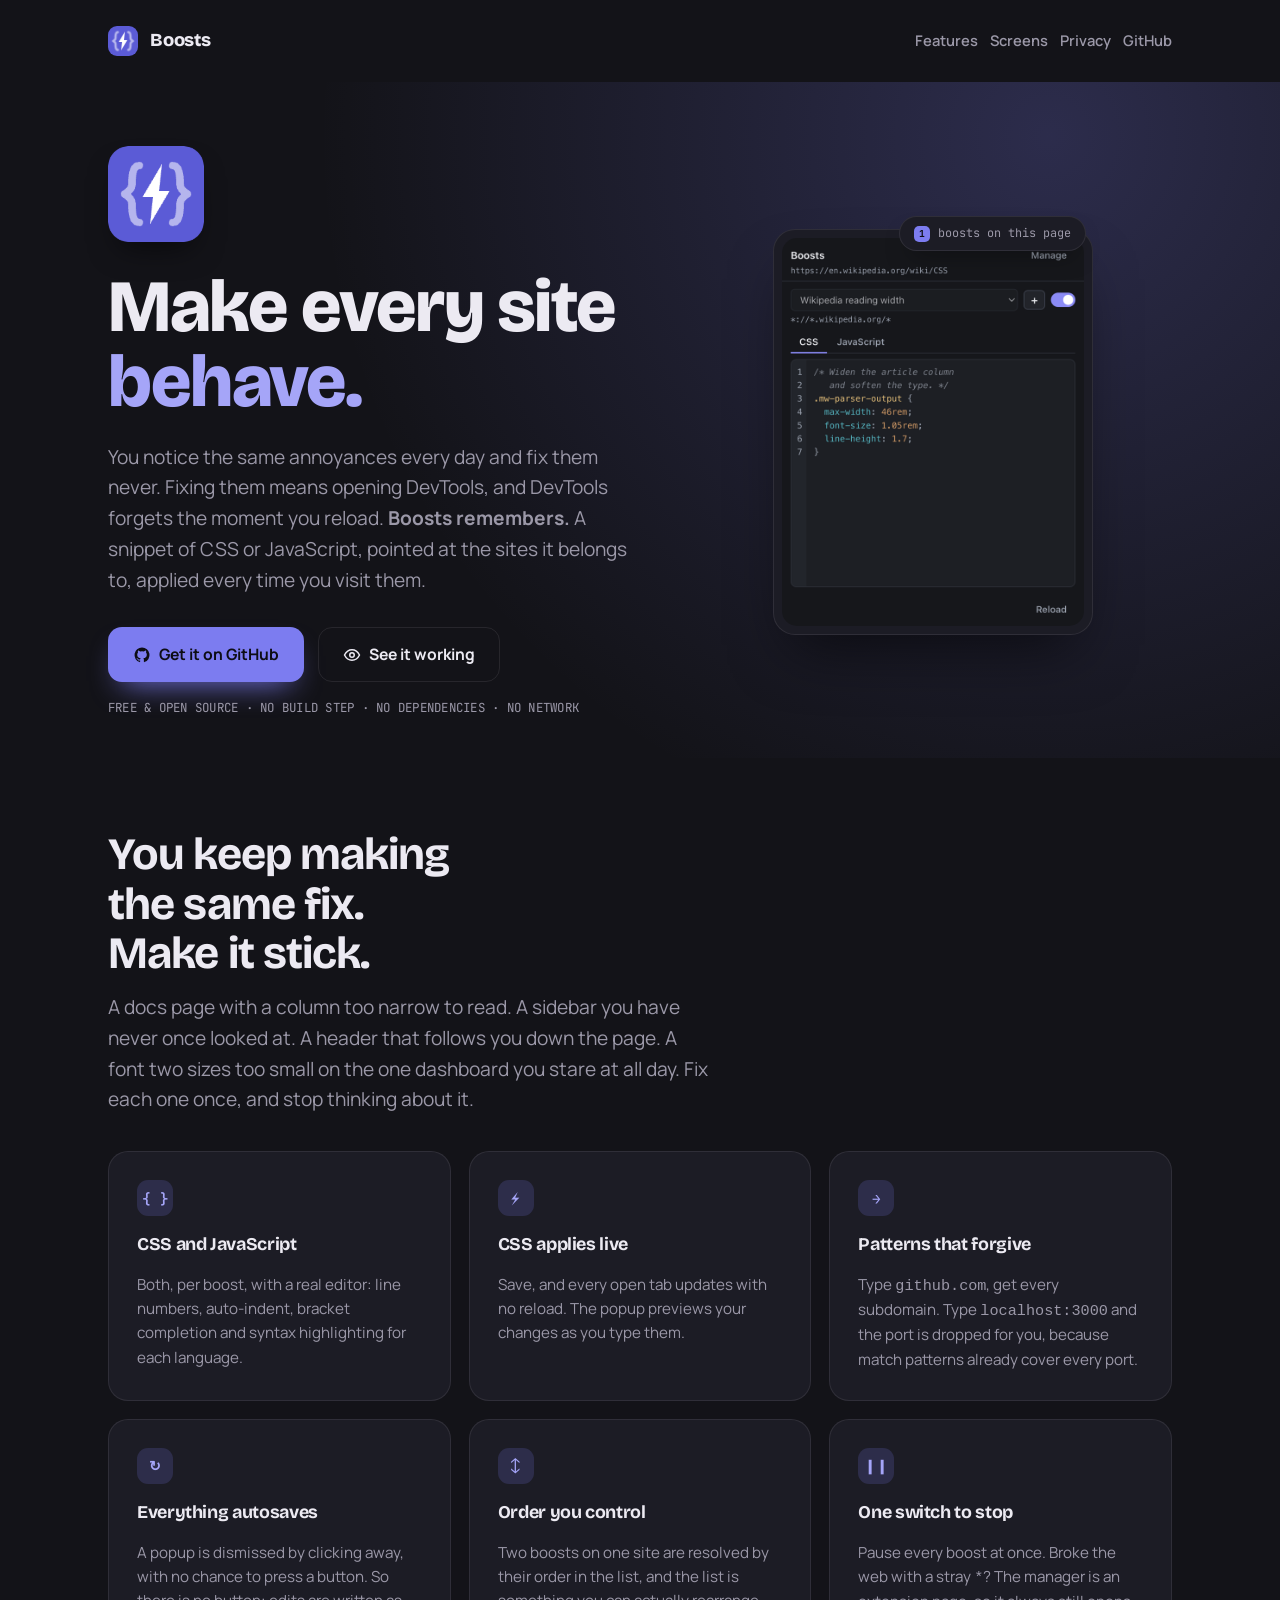
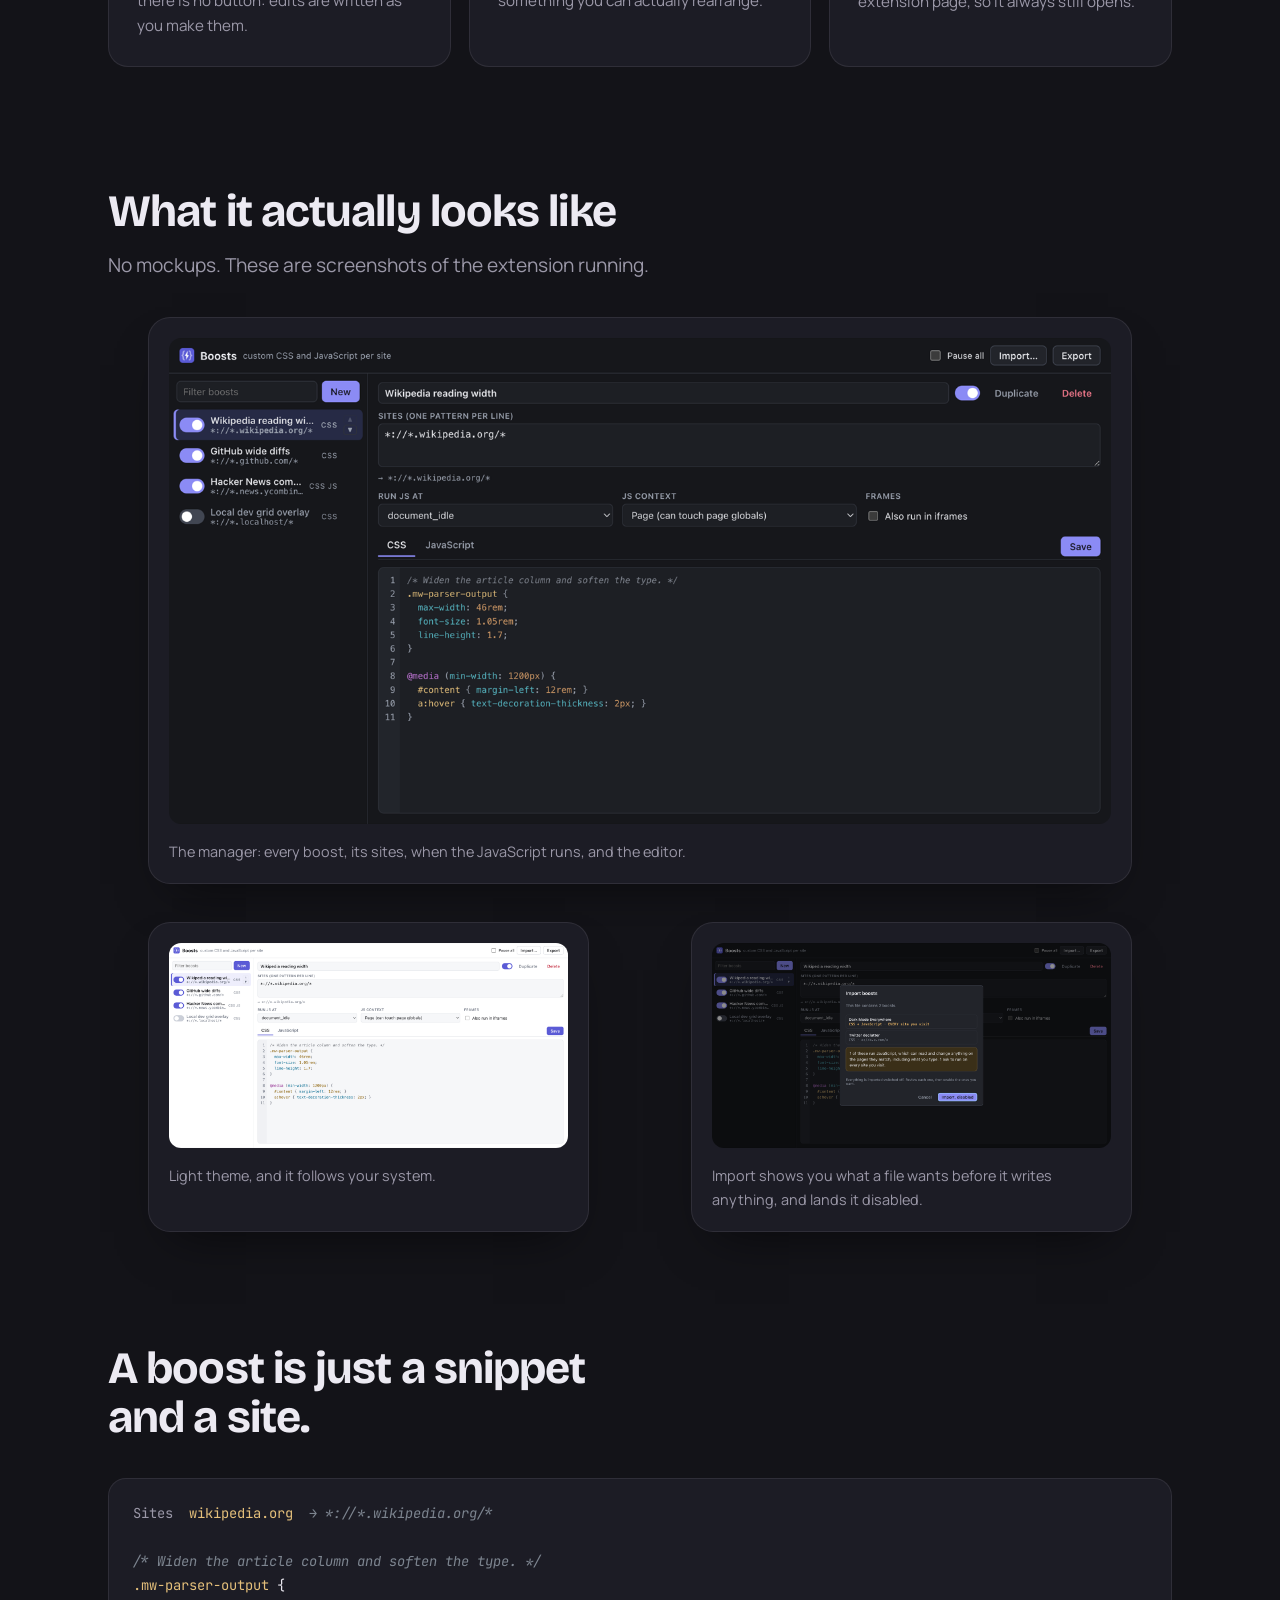
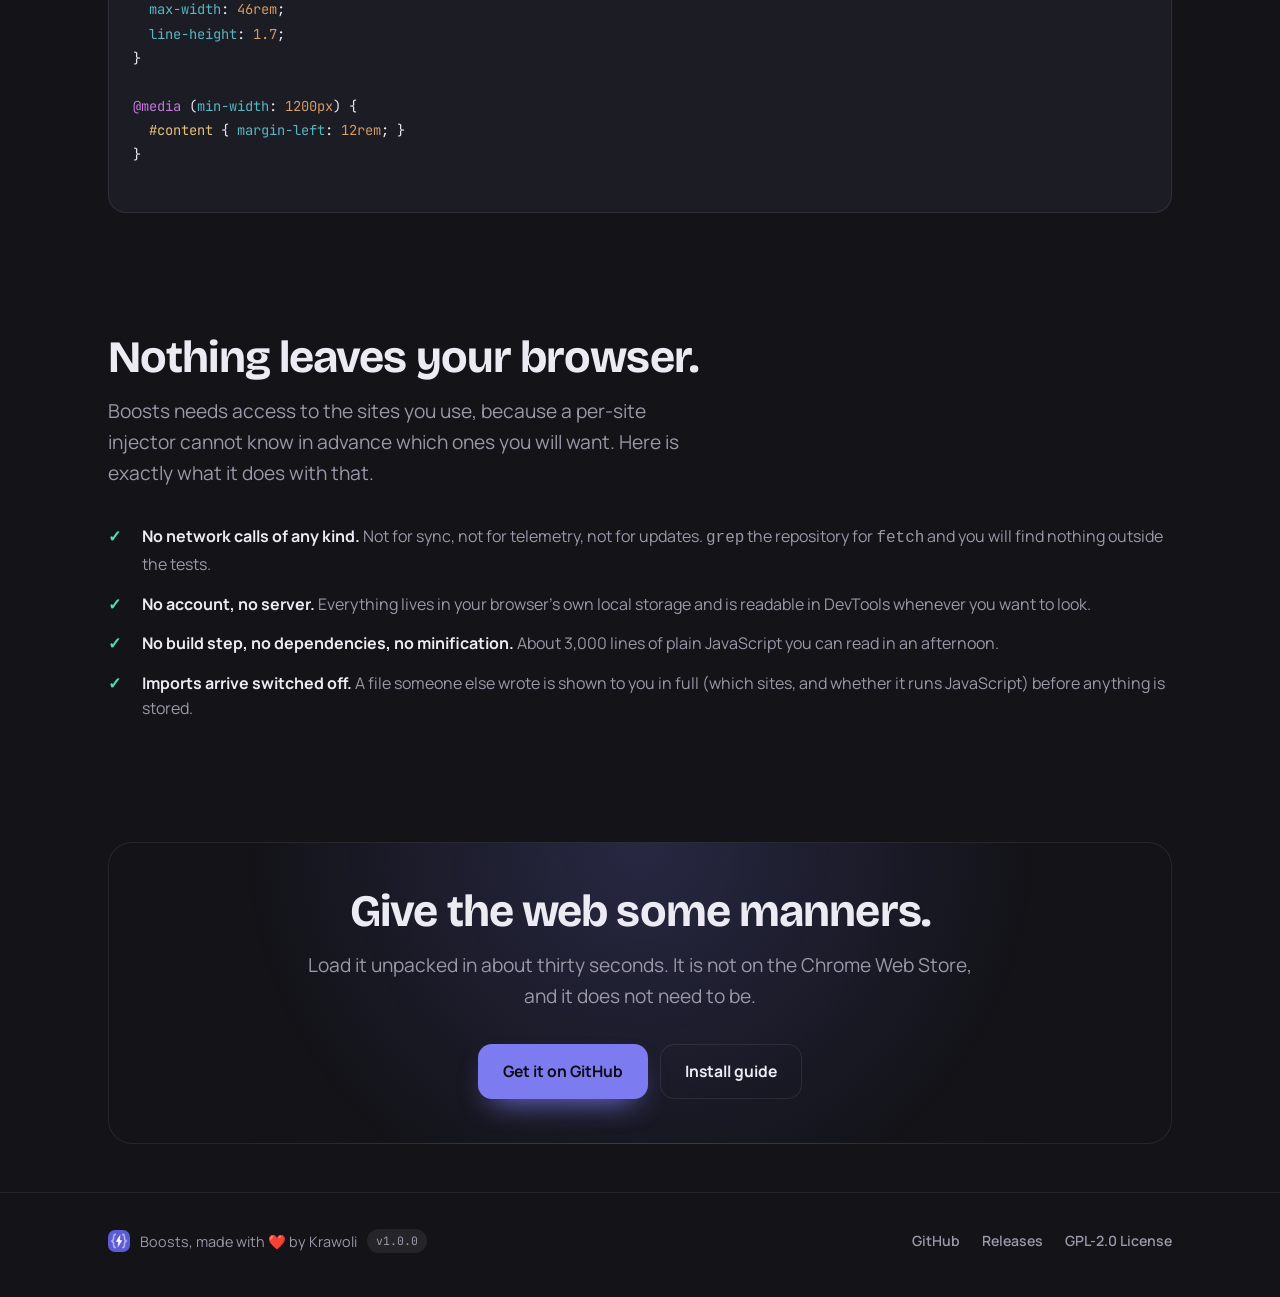
<file: docs/index.html>
<!doctype html>
<html lang="en">
<head>
<meta charset="utf-8">
<meta name="viewport" content="width=device-width, initial-scale=1">
<title>Boosts</title>
<meta name="description" content="Every site has one thing you'd change. Change it once, and keep it. Per-site CSS and JavaScript for any Chromium browser. No account, no cloud, no build step.">
<meta property="og:title" content="Boosts">
<meta property="og:description" content="Every site has one thing you'd change. Change it once, and keep it. Per-site CSS and JavaScript for any Chromium browser.">
<meta property="og:type" content="website">
<meta property="og:url" content="https://boosts.krawo.li/">
<meta property="og:image" content="https://boosts.krawo.li/manager-dark.png">
<meta name="twitter:card" content="summary_large_image">
<link rel="icon" href="[data-uri]">
<link rel="preconnect" href="https://fonts.googleapis.com">
<link rel="preconnect" href="https://fonts.gstatic.com" crossorigin>
<link rel="stylesheet" href="https://fonts.googleapis.com/css2?family=Bricolage+Grotesque:opsz,wght@12..96,400..800&family=Manrope:wght@400;500;600;700;800&family=JetBrains+Mono:wght@400;500;600&display=swap">
<style>
  :root{
    --paper:#131318;
    --paper-raised:#1c1c25;
    --ink:#eceaf2;
    --ink-soft:#9b98a8;
    --bolt:#7c7cf0;
    --bolt-deep:#a5a5f8;
    --mint:#4ee0b0;
    --amber:#f5b455;
    --line:rgba(236,234,242,0.09);
    --shadow:rgba(0,0,0,0.6);
    --font-display:'Bricolage Grotesque', ui-sans-serif, system-ui, sans-serif;
    --font-body:'Manrope', -apple-system, BlinkMacSystemFont, sans-serif;
    --font-mono:'JetBrains Mono', ui-monospace, SFMono-Regular, Menlo, monospace;
  }
  *{box-sizing:border-box}
  body{
    margin:0;
    background:var(--paper);
    color:var(--ink);
    font-family:var(--font-body);
    font-size:16px;
    line-height:1.6;
    -webkit-font-smoothing:antialiased;
  }
  .wrap{max-width:1120px;margin:0 auto;padding:0 28px;}
  a{color:var(--bolt-deep);}

  h1,h2,h3{font-family:var(--font-display);letter-spacing:-.02em;margin:0;text-wrap:balance;}
  h1{font-size:clamp(2.6rem,7vw,4.6rem);line-height:1.02;font-weight:800;}
  h2{font-size:clamp(1.8rem,4vw,2.8rem);line-height:1.1;font-weight:700;}
  h3{font-size:1.12rem;font-weight:700;}
  .pop{color:var(--bolt-deep);}
  p{margin:0;}
  .lede{color:var(--ink-soft);font-size:clamp(1.02rem,2vw,1.2rem);max-width:56ch;}

  /* ---------------------------------------------------------------- header */
  .topbar{display:flex;align-items:center;gap:12px;padding:26px 0;}
  .topbar img{display:block;border-radius:9px;}
  .topbar .name{font-family:var(--font-display);font-weight:800;font-size:1.15rem;letter-spacing:-.01em;}
  .topbar .spacer{flex:1;}
  .topbar a{color:var(--ink-soft);text-decoration:none;font-weight:600;font-size:.92rem;}
  .topbar a:hover{color:var(--ink);}

  /* ------------------------------------------------------------------ hero */
  .hero{
    padding:64px 0 40px;overflow:hidden;
    background:radial-gradient(circle at 82% 8%, color-mix(in srgb, var(--bolt) 24%, transparent), transparent 60%);
  }
  .hero-grid{
    display:grid;grid-template-columns:1.05fr .95fr;gap:56px;align-items:center;
  }
  .hero-icon{
    width:96px;height:96px;border-radius:20px;
    margin:0 0 20px;
    box-shadow:0 16px 30px -12px var(--shadow);
  }
  .hero .lede{margin-top:22px;}
  .hero-ctas{display:flex;gap:14px;flex-wrap:wrap;align-items:center;margin-top:32px;}
  .hero-fine{
    margin-top:16px;font-family:var(--font-mono);font-size:.78rem;color:var(--ink-soft);
    letter-spacing:.02em;
  }
  .hero-visual{position:relative;display:flex;justify-content:center;}
  .popup-frame{
    position:relative;z-index:2;
    width:min(320px, 86%);
    border-radius:22px;
    padding:8px;
    background:var(--paper-raised);
    border:1px solid var(--line);
    box-shadow:0 30px 60px -20px var(--shadow);
  }
  .popup-frame img{display:block;width:100%;height:auto;border-radius:15px;}
  .toolbar-chip{
    position:absolute;top:-14px;right:6px;z-index:3;
    display:inline-flex;align-items:center;gap:8px;
    background:var(--paper-raised);border:1px solid var(--line);
    border-radius:999px;padding:7px 14px;
    font-family:var(--font-mono);font-size:.74rem;color:var(--ink-soft);
    box-shadow:0 12px 24px -12px var(--shadow);
  }
  .toolbar-chip .dot{
    width:16px;height:16px;border-radius:5px;background:var(--bolt);
    display:grid;place-items:center;color:#0d0d14;font-size:.6rem;font-weight:700;
  }
  .actions{display:flex;flex-wrap:wrap;gap:12px;margin-top:32px;}
  .btn svg{width:18px;height:18px;}
  @media (max-width:920px){
    .hero-grid{grid-template-columns:1fr;}
    .hero-visual{margin-top:28px;}
    .topbar a:not(:last-child){display:none;}
  }
  .btn{
    display:inline-flex;align-items:center;gap:8px;
    font-family:var(--font-body);font-weight:700;font-size:.98rem;
    padding:14px 24px;border-radius:14px;text-decoration:none;
    border:1px solid transparent;
    transition:transform .15s ease, box-shadow .15s ease;
  }
  .btn:hover{transform:translateY(-2px);}
  .btn-primary{background:var(--bolt);color:#0d0d14;box-shadow:0 14px 30px -14px var(--bolt);}
  .btn-ghost{border-color:var(--line);color:var(--ink);}
  .btn-ghost:hover{border-color:var(--bolt);}
  .meta{margin-top:18px;color:var(--ink-soft);font-family:var(--font-mono);font-size:.8rem;}

  /* --------------------------------------------------------------- section */
  section{padding:72px 0;}
  section.tight{padding:48px 0;}
  .head{max-width:60ch;margin-bottom:36px;}
  .head h2{margin-bottom:14px;}

  .grid{display:grid;gap:18px;grid-template-columns:1fr;}
  @media(min-width:680px){.grid{grid-template-columns:1fr 1fr;}}
  @media(min-width:980px){.grid{grid-template-columns:repeat(3,1fr);}}

  .card{
    background:var(--paper-raised);border:1px solid var(--line);
    border-radius:20px;padding:28px;
    display:flex;flex-direction:column;gap:14px;
  }
  .card p{color:var(--ink-soft);font-size:.95rem;}
  .card .mark{
    width:36px;height:36px;border-radius:11px;
    display:grid;place-items:center;
    background:color-mix(in srgb, var(--bolt) 18%, transparent);
    color:var(--bolt-deep);font-family:var(--font-mono);font-weight:600;font-size:.9rem;
  }

  /* ------------------------------------------------------------ screenshot */
  .shot{
    background:var(--paper-raised);border:1px solid var(--line);border-radius:22px;
    padding:20px;box-shadow:0 24px 48px -24px var(--shadow);
  }
  .shot img{display:block;width:100%;height:auto;border-radius:12px;}
  .shot figcaption{margin-top:16px;color:var(--ink-soft);font-size:.9rem;}
  .shots{display:grid;gap:22px;grid-template-columns:1fr;margin:0;}
  @media(min-width:900px){.shots.two{grid-template-columns:1fr 1fr;}}

  /* ---------------------------------------------------------------- syntax */
  .snippet{
    background:var(--paper-raised);border:1px solid var(--line);border-radius:18px;
    padding:22px 24px;font-family:var(--font-mono);font-size:.86rem;line-height:1.75;
    overflow-x:auto;white-space:pre;margin:0;color:var(--ink);
  }
  .snippet .c{color:#7d8590;font-style:italic;}
  .snippet .s{color:#e5c07b;}
  .snippet .p{color:#56b6c2;}
  .snippet .v{color:#d19a66;}
  .snippet .k{color:#c678dd;}
  .snippet .u{color:var(--ink-soft);}

  /* --------------------------------------------------------------- privacy */
  .claims{display:flex;flex-direction:column;gap:14px;margin:28px 0 0;padding:0;list-style:none;}
  .claims li{display:grid;grid-template-columns:22px 1fr;gap:12px;align-items:start;color:var(--ink-soft);}
  .claims .tick{color:var(--mint);font-weight:700;}
  .claims b{color:var(--ink);font-weight:700;}

  /* ------------------------------------------------------------------- cta */
  .cta{
    border:1px solid var(--line);border-radius:24px;padding:44px 32px;text-align:center;
    background:radial-gradient(circle at 50% 0%, color-mix(in srgb, var(--bolt) 20%, transparent), transparent 65%);
  }
  .cta .actions{justify-content:center;}

  footer{border-top:1px solid var(--line);padding:36px 0 48px;color:var(--ink-soft);font-size:.9rem;}
  footer .wrap{display:flex;justify-content:space-between;align-items:center;flex-wrap:wrap;gap:16px;}
  .foot-left{display:flex;align-items:center;gap:10px;color:var(--ink-soft);font-size:.9rem;}
  .foot-left img{display:block;border-radius:7px;}
  .foot-links{display:flex;gap:22px;font-size:.88rem;font-weight:600;flex-wrap:wrap;}
  .chip{
    font-family:var(--font-mono);font-size:.72rem;background:color-mix(in srgb, var(--ink) 8%, transparent);
    padding:3px 9px;border-radius:99px;color:var(--ink-soft);
  }
  footer a{color:var(--ink-soft);text-decoration:none;}
  footer a:hover{color:var(--ink);}

  @media (prefers-reduced-motion: reduce){*{transition:none!important;}}
</style>
</head>
<body>

<div class="wrap">
  <div class="topbar">
    <img src="[data-uri]" width="30" height="30" alt="">
    <span class="name">Boosts</span>
    <span class="spacer"></span>
    <a href="#features">Features</a>
    <a href="#look">Screens</a>
    <a href="#privacy">Privacy</a>
    <a href="https://github.com/o-ba/boosts">GitHub</a>
  </div>
</div>

<header class="hero">
  <div class="wrap hero-grid">
    <div>
      <img class="hero-icon" src="[data-uri]" alt="Boosts extension icon">
      <h1>Make every site<br><span class="pop">behave.</span></h1>
      <p class="lede">
        You notice the same annoyances every day and fix them never. Fixing them means opening
        DevTools, and DevTools forgets the moment you reload.
        <strong>Boosts remembers.</strong> A snippet of CSS or JavaScript, pointed at the sites
        it belongs to, applied every time you visit them.
      </p>
      <div class="hero-ctas">
        <a class="btn btn-primary" href="https://github.com/o-ba/boosts">
          <svg viewBox="0 0 24 24" fill="currentColor" aria-hidden="true"><path d="M12 2a10 10 0 0 0-3.16 19.49c.5.09.68-.22.68-.48v-1.7c-2.78.6-3.37-1.34-3.37-1.34-.46-1.16-1.11-1.47-1.11-1.47-.91-.62.07-.6.07-.6 1 .07 1.53 1.03 1.53 1.03.9 1.53 2.36 1.09 2.94.83.09-.65.35-1.09.63-1.34-2.22-.25-4.56-1.11-4.56-4.94 0-1.09.39-1.98 1.03-2.68-.1-.25-.45-1.27.1-2.65 0 0 .84-.27 2.75 1.03a9.53 9.53 0 0 1 5 0c1.91-1.3 2.75-1.03 2.75-1.03.55 1.38.2 2.4.1 2.65.64.7 1.03 1.59 1.03 2.68 0 3.84-2.35 4.68-4.58 4.93.36.31.68.92.68 1.85v2.75c0 .26.18.57.69.48A10 10 0 0 0 12 2Z"/></svg>
          Get it on GitHub
        </a>
        <a class="btn btn-ghost" href="#look">
          <svg viewBox="0 0 24 24" fill="none" stroke="currentColor" stroke-width="2" stroke-linecap="round" stroke-linejoin="round" aria-hidden="true"><path d="M2 12s3.5-7 10-7 10 7 10 7-3.5 7-10 7-10-7-10-7Z"/><circle cx="12" cy="12" r="3"/></svg>
          See it working
        </a>
      </div>
      <div class="hero-fine">FREE &amp; OPEN SOURCE &middot; NO BUILD STEP &middot; NO DEPENDENCIES &middot; NO NETWORK</div>
    </div>

    <div class="hero-visual">
      <div class="popup-frame">
        <div class="toolbar-chip"><span class="dot">1</span> boosts on this page</div>
        <img src="popup.png" alt="The Boosts popup open on a Wikipedia article, editing the CSS that applies to it">
      </div>
    </div>
  </div>
</header>

<section id="features">
  <div class="wrap">
    <div class="head">
      <h2>You keep making the same fix.<br>Make it stick.</h2>
      <p class="lede">
        A docs page with a column too narrow to read. A sidebar you have never once looked at.
        A header that follows you down the page. A font two sizes too small on the one dashboard
        you stare at all day. Fix each one once, and stop thinking about it.
      </p>
    </div>

    <div class="grid">
      <div class="card">
        <div class="mark">{ }</div>
        <h3>CSS and JavaScript</h3>
        <p>Both, per boost, with a real editor: line numbers, auto-indent, bracket completion and
          syntax highlighting for each language.</p>
      </div>
      <div class="card">
        <div class="mark">&#9889;</div>
        <h3>CSS applies live</h3>
        <p>Save, and every open tab updates with no reload. The popup previews your changes as you
          type them.</p>
      </div>
      <div class="card">
        <div class="mark">&#8594;</div>
        <h3>Patterns that forgive</h3>
        <p>Type <code>github.com</code>, get every subdomain. Type <code>localhost:3000</code> and
          the port is dropped for you, because match patterns already cover every port.</p>
      </div>
      <div class="card">
        <div class="mark">&#8635;</div>
        <h3>Everything autosaves</h3>
        <p>A popup is dismissed by clicking away, with no chance to press a button. So there is no
          button: edits are written as you make them.</p>
      </div>
      <div class="card">
        <div class="mark">&#8597;</div>
        <h3>Order you control</h3>
        <p>Two boosts on one site are resolved by their order in the list, and the list is
          something you can actually rearrange.</p>
      </div>
      <div class="card">
        <div class="mark">&#10073;&#10073;</div>
        <h3>One switch to stop</h3>
        <p>Pause every boost at once. Broke the web with a stray <code>*</code>? The manager is an
          extension page, so it always still opens.</p>
      </div>
    </div>
  </div>
</section>

<section id="look" class="tight">
  <div class="wrap">
    <div class="head">
      <h2>What it actually looks like</h2>
      <p class="lede">No mockups. These are screenshots of the extension running.</p>
    </div>

    <figure class="shot">
      <img src="manager-dark.png" alt="The Boosts manager, editing a CSS boost for Wikipedia" loading="lazy">
      <figcaption>The manager: every boost, its sites, when the JavaScript runs, and the editor.</figcaption>
    </figure>

    <div class="shots two" style="margin-top:22px;">
      <figure class="shot">
        <img src="manager-light.png" alt="The Boosts manager in its light theme" loading="lazy">
        <figcaption>Light theme, and it follows your system.</figcaption>
      </figure>
      <figure class="shot">
        <img src="import-review.png" alt="The import dialog warning that a boost wants to run JavaScript on every site" loading="lazy">
        <figcaption>Import shows you what a file wants before it writes anything, and lands it disabled.</figcaption>
      </figure>
    </div>
  </div>
</section>

<section class="tight">
  <div class="wrap">
    <div class="head">
      <h2>A boost is just a snippet<br>and a site.</h2>
    </div>
    <pre class="snippet">
<span class="u">Sites</span>  <span class="s">wikipedia.org</span>  <span class="c">&rarr; *://*.wikipedia.org/*</span>

<span class="c">/* Widen the article column and soften the type. */</span>
<span class="s">.mw-parser-output</span> {
  <span class="p">max-width</span>: <span class="v">46rem</span>;
  <span class="p">line-height</span>: <span class="v">1.7</span>;
}

<span class="k">@media</span> (<span class="p">min-width</span>: <span class="v">1200px</span>) {
  <span class="s">#content</span> { <span class="p">margin-left</span>: <span class="v">12rem</span>; }
}
    </pre>
  </div>
</section>

<section id="privacy">
  <div class="wrap">
    <div class="head">
      <h2>Nothing leaves your browser.</h2>
      <p class="lede">
        Boosts needs access to the sites you use, because a per-site injector cannot know in
        advance which ones you will want. Here is exactly what it does with that.
      </p>
    </div>
    <ul class="claims">
      <li><span class="tick">&#10003;</span><span><b>No network calls of any kind.</b> Not for sync, not for telemetry, not for updates. <code>grep</code> the repository for <code>fetch</code> and you will find nothing outside the tests.</span></li>
      <li><span class="tick">&#10003;</span><span><b>No account, no server.</b> Everything lives in your browser's own local storage and is readable in DevTools whenever you want to look.</span></li>
      <li><span class="tick">&#10003;</span><span><b>No build step, no dependencies, no minification.</b> About 3,000 lines of plain JavaScript you can read in an afternoon.</span></li>
      <li><span class="tick">&#10003;</span><span><b>Imports arrive switched off.</b> A file someone else wrote is shown to you in full (which sites, and whether it runs JavaScript) before anything is stored.</span></li>
    </ul>
  </div>
</section>

<section class="tight">
  <div class="wrap">
    <div class="cta">
      <h2>Give the web some manners.</h2>
      <p class="lede" style="margin:14px auto 0;">
        Load it unpacked in about thirty seconds. It is not on the Chrome Web Store, and it
        does not need to be.
      </p>
      <div class="actions">
        <a class="btn btn-primary" href="https://github.com/o-ba/boosts">Get it on GitHub</a>
        <a class="btn btn-ghost" href="https://github.com/o-ba/boosts#install">Install guide</a>
      </div>
    </div>
  </div>
</section>

<footer>
  <div class="wrap">
    <div class="foot-left">
      <img src="[data-uri]" width="22" height="22" alt="">
      Boosts, made with &#10084;&#65039; by Krawoli
      <span class="chip">v1.0.0</span>
    </div>
    <div class="foot-links">
      <a href="https://github.com/o-ba/boosts">GitHub</a>
      <a href="https://github.com/o-ba/boosts/releases">Releases</a>
      <a href="https://github.com/o-ba/boosts/blob/main/LICENSE">GPL-2.0 License</a>
    </div>
  </div>
</footer>

</body>
</html>
</file>
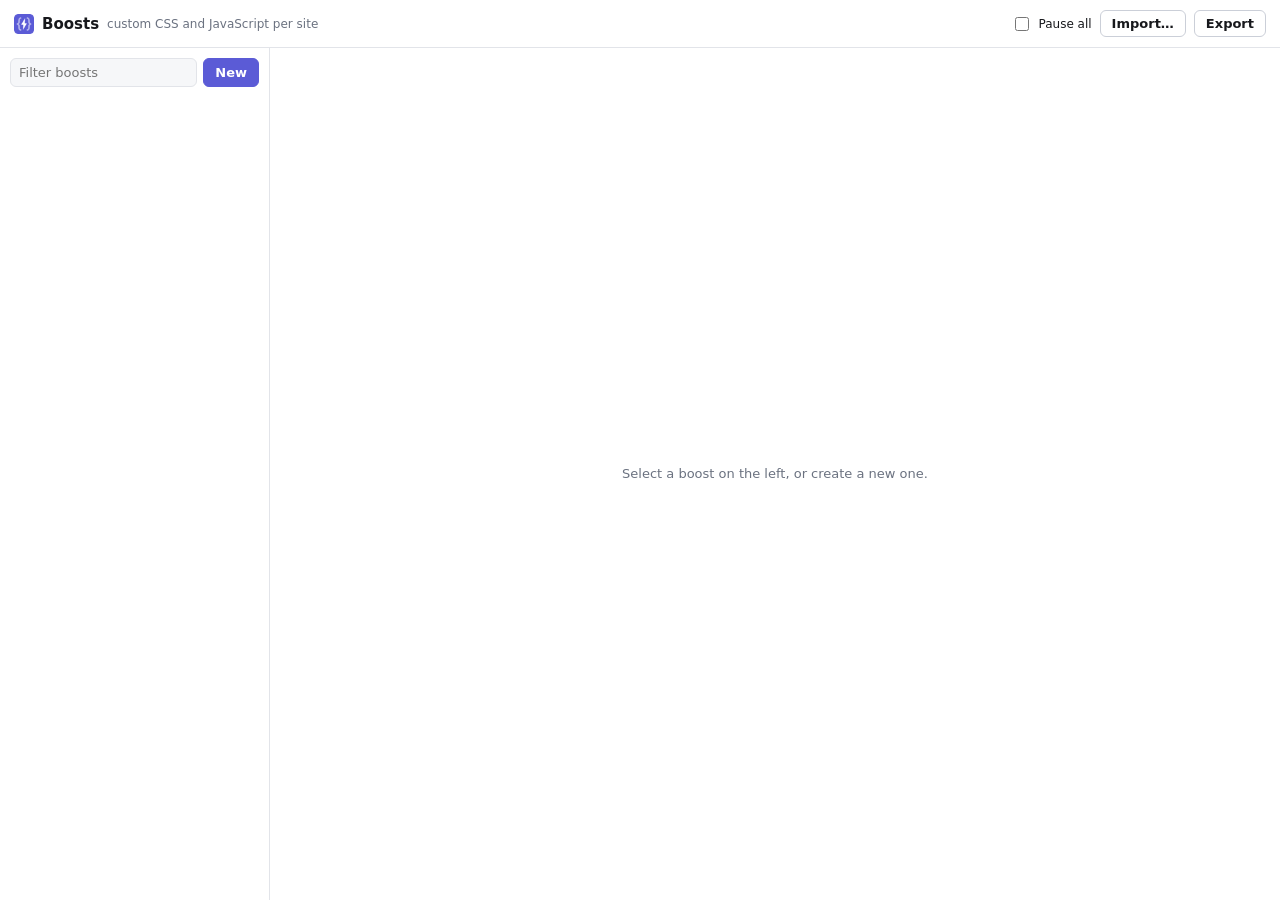
<file: manager/manager.html>
<!doctype html>
<html lang="en">
<head>
  <meta charset="utf-8">
  <title>Boosts</title>
  <link rel="stylesheet" href="../lib/ui.css">
  <link rel="stylesheet" href="manager.css">
</head>
<body>
  <header class="topbar">
    <img src="../icons/icon-32.png" alt="" width="20" height="20">
    <h1>Boosts</h1>
    <span class="muted">custom CSS and JavaScript per site</span>
    <div class="spacer"></div>
    <label class="pause" title="Stop every boost without disabling them individually">
      <input type="checkbox" id="paused">
      <span>Pause all</span>
    </label>
    <button id="import">Import…</button>
    <button id="export">Export</button>
    <input type="file" id="file" accept="application/json,.json" hidden>
  </header>

  <div id="paused-banner" class="setup" hidden>
    <div class="notice warn">
      <strong>All boosts are paused.</strong>
      Nothing is being injected on any site. Untick “Pause all” to switch them back on.
    </div>
  </div>
  <div id="setup" class="setup" hidden></div>
  <p id="a11y-status" class="sr-only" role="status" aria-live="polite"></p>

  <div class="layout">
    <aside>
      <div class="side-head">
        <input type="text" id="search" placeholder="Filter boosts" aria-label="Filter boosts">
        <button id="new" class="primary" title="New boost">New</button>
      </div>
      <ul id="list" class="list"></ul>
      <p id="empty" class="empty muted" hidden>No boosts yet. Create one, or open the popup on a site.</p>
    </aside>

    <section id="detail" class="detail" hidden>
      <div class="row detail-head">
        <input type="text" id="name" aria-label="Boost name" placeholder="Boost name">
        <label class="switch" title="Enabled">
          <input type="checkbox" id="enabled">
          <span></span>
        </label>
        <button id="duplicate" class="ghost">Duplicate</button>
        <button id="delete" class="danger">Delete</button>
      </div>

      <div id="error" class="notice error" hidden></div>

      <label class="field">
        <span>Sites (one pattern per line)</span>
        <textarea id="patterns" rows="3" class="mono"
          placeholder="github.com&#10;*.example.com/docs*&#10;https://news.ycombinator.com/*"></textarea>
      </label>
      <p id="normalized" class="normalized mono muted"></p>

      <div class="options">
        <label class="field">
          <span>Run JS at</span>
          <select id="runAt">
            <option value="document_start">document_start</option>
            <option value="document_end">document_end</option>
            <option value="document_idle">document_idle</option>
          </select>
        </label>
        <label class="field">
          <span>JS context</span>
          <select id="world">
            <option value="MAIN">Page (can touch page globals)</option>
            <option value="USER_SCRIPT">Isolated</option>
          </select>
        </label>
        <label class="field checkbox">
          <span>Frames</span>
          <label><input type="checkbox" id="allFrames"> Also run in iframes</label>
        </label>
      </div>

      <div class="editor-bar">
        <div class="tabs" role="tablist" aria-label="Boost code">
          <button id="tab-css" role="tab" aria-selected="true" aria-controls="pane">CSS</button>
          <button id="tab-js" role="tab" aria-selected="false" aria-controls="pane">JavaScript</button>
        </div>
        <div class="spacer"></div>
        <span id="status" class="status muted"></span>
        <button id="save" class="primary">Save</button>
      </div>

      <div id="pane" class="pane" role="tabpanel" aria-labelledby="tab-css"></div>
    </section>

    <section id="placeholder" class="placeholder muted">
      <p>Select a boost on the left, or create a new one.</p>
    </section>
  </div>

  <dialog id="import-dialog" class="import-dialog">
    <form method="dialog">
      <h2>Import boosts</h2>
      <p class="muted" id="import-summary"></p>
      <ul id="import-list" class="import-list"></ul>
      <div class="notice warn" id="import-warning" hidden></div>
      <p class="muted small">Everything is imported switched off. Review each one, then
        enable the ones you want.</p>
      <div class="dialog-actions">
        <button value="cancel" class="ghost">Cancel</button>
        <button value="import" id="import-confirm" class="primary">Import, disabled</button>
      </div>
    </form>
  </dialog>

  <script src="../lib/patterns.js"></script>
  <script src="../lib/store.js"></script>
  <script src="../lib/highlight.js"></script>
  <script src="../lib/codearea.js"></script>
  <script src="manager.js"></script>
</body>
</html>
</file>
<file: lib/ui.css>
/*
 * Boosts - per-site CSS and JavaScript for Chromium browsers.
 * Copyright (C) 2026 Oliver Bartsch
 *
 * This program is free software; you can redistribute it and/or modify it
 * under the terms of the GNU General Public License version 2 as published
 * by the Free Software Foundation. This program is distributed WITHOUT ANY
 * WARRANTY; see the LICENSE file for details.
 */

/* Shared look for the popup and the manager. */

/*
 * Any author `display` rule outranks the UA stylesheet's [hidden] { display: none },
 * so components that set `display: flex` stayed on screen with hidden="" set. This
 * makes the attribute mean what everyone assumes it means.
 */
[hidden] { display: none !important; }

/* Announcements for screen readers: present in the tree, invisible on screen. */
.sr-only {
  position: absolute;
  width: 1px; height: 1px;
  padding: 0; margin: -1px;
  overflow: hidden;
  clip-path: inset(50%);
  white-space: nowrap;
  border: 0;
}
:root {
  color-scheme: light dark;

  --bg: #ffffff;
  --bg-sunken: #f6f7f9;
  --bg-raised: #ffffff;
  --border: #e2e4e9;
  --border-strong: #cbcfd8;
  --text: #17181c;
  --text-muted: #6b7280;
  --accent: #5b5bd6;
  --accent-text: #ffffff;
  --accent-soft: #eeeefc;
  --danger: #c62f43;
  --danger-soft: #fdeef0;
  --ok: #1a7f4b;
  --warn: #8a5a00;
  --warn-soft: #fff6e0;
  --radius: 8px;
  --mono: ui-monospace, SFMono-Regular, "SF Mono", Menlo, Consolas, monospace;
  --sans: -apple-system, BlinkMacSystemFont, "Segoe UI", system-ui, sans-serif;

  --tok-comment: #6e7178;
  --tok-string: #2d6a2a;
  --tok-number: #8a5d00;
  --tok-keyword: #8e218c;
  --tok-literal: #00688f;
  --tok-function: #2f5fd0;
  --tok-class: #8a6108;
  --tok-property: #00688f;
  --tok-selector: #8a6108;
  --tok-value: #8a5d00;
  --tok-punct: #5c6270;
}

@media (prefers-color-scheme: dark) {
  :root {
    --bg: #16171b;
    --bg-sunken: #1d1f24;
    --bg-raised: #22242a;
    --border: #2f323a;
    --border-strong: #414652;
    --text: #e9eaee;
    --text-muted: #9aa1ae;
    --accent: #8b8bf5;
    --accent-text: #14141c;
    --accent-soft: #262a45;
    --danger: #f2798c;
    --danger-soft: #3a2028;
    --ok: #5cc48b;
    --warn: #e8b464;
    --warn-soft: #3a2f18;

    --tok-comment: #7f848e;
    --tok-string: #98c379;
    --tok-number: #d19a66;
    --tok-keyword: #c678dd;
    --tok-literal: #56b6c2;
    --tok-function: #61afef;
    --tok-class: #e5c07b;
    --tok-property: #56b6c2;
    --tok-selector: #e5c07b;
    --tok-value: #d19a66;
    --tok-punct: #9aa1ae;
  }
}

* { box-sizing: border-box; }

body {
  margin: 0;
  font-family: var(--sans);
  font-size: 13px;
  color: var(--text);
  background: var(--bg);
  -webkit-font-smoothing: antialiased;
}

h1, h2, h3 { margin: 0; font-weight: 650; }

button {
  font: inherit;
  font-weight: 550;
  color: var(--text);
  background: var(--bg-raised);
  border: 1px solid var(--border-strong);
  border-radius: 6px;
  padding: 5px 11px;
  cursor: pointer;
}
button:hover { border-color: var(--text-muted); }
button:disabled { opacity: 0.45; cursor: default; }
button.primary {
  background: var(--accent);
  border-color: var(--accent);
  color: var(--accent-text);
}
button.primary:hover { filter: brightness(1.08); }
button.ghost { background: transparent; border-color: transparent; color: var(--text-muted); }
button.ghost:hover { background: var(--bg-sunken); color: var(--text); border-color: transparent; }
button.danger { color: var(--danger); border-color: transparent; background: transparent; }
button.danger:hover { background: var(--danger-soft); border-color: transparent; }

input[type="text"], textarea, select {
  font: inherit;
  color: var(--text);
  background: var(--bg-sunken);
  border: 1px solid var(--border);
  border-radius: 6px;
  padding: 6px 8px;
  width: 100%;
}
input[type="text"]:focus, textarea:focus, select:focus {
  outline: 2px solid var(--accent);
  outline-offset: -1px;
  border-color: var(--accent);
}

label.field { display: block; margin-bottom: 10px; }
label.field > span {
  display: block;
  margin-bottom: 4px;
  font-size: 11px;
  font-weight: 600;
  letter-spacing: 0.03em;
  text-transform: uppercase;
  color: var(--text-muted);
}

.row { display: flex; gap: 8px; align-items: center; }
.spacer { flex: 1; }
.muted { color: var(--text-muted); }
.mono { font-family: var(--mono); }

.notice {
  border-radius: var(--radius);
  padding: 9px 11px;
  line-height: 1.45;
  border: 1px solid transparent;
}
.notice.warn { background: var(--warn-soft); border-color: color-mix(in srgb, var(--warn) 35%, transparent); }
.notice.error { background: var(--danger-soft); border-color: color-mix(in srgb, var(--danger) 35%, transparent); }
.notice a { color: inherit; }

/* Toggle switch */
.switch { position: relative; display: inline-block; width: 34px; height: 20px; flex: none; }
/* Visually 34x20, but the target is padded out to meet the 24px minimum. */
.switch::before {
  content: "";
  position: absolute;
  inset: -4px -2px;
  border-radius: 999px;
}
.switch input { opacity: 0; width: 0; height: 0; position: absolute; }
.switch span {
  position: absolute;
  inset: 0;
  background: var(--border-strong);
  border-radius: 999px;
  transition: background 0.15s;
  cursor: pointer;
}
.switch span::after {
  content: "";
  position: absolute;
  width: 14px;
  height: 14px;
  left: 3px;
  top: 3px;
  background: #fff;
  border-radius: 50%;
  transition: transform 0.15s;
}
.switch input:checked + span { background: var(--accent); }
.switch input:checked + span::after { transform: translateX(14px); }
.switch input:focus-visible + span { outline: 2px solid var(--accent); outline-offset: 2px; }

/* Tabs */
.tabs { display: flex; gap: 2px; border-bottom: 1px solid var(--border); }
.tabs button {
  border: none;
  background: transparent;
  border-radius: 0;
  padding: 7px 12px;
  color: var(--text-muted);
  border-bottom: 2px solid transparent;
  margin-bottom: -1px;
}
.tabs button:hover { color: var(--text); }
.tabs button[aria-selected="true"] { color: var(--text); border-bottom-color: var(--accent); }

/* Code editor */
.codearea {
  display: flex;
  font-family: var(--mono);
  font-size: 12px;
  line-height: 1.55;
  background: var(--bg-sunken);
  border: 1px solid var(--border);
  border-radius: var(--radius);
  overflow: hidden;
  min-height: 0;
}
.codearea:focus-within { border-color: var(--accent); box-shadow: 0 0 0 1px var(--accent); }
.codearea .gutter {
  flex: none;
  padding: 8px 6px 8px 8px;
  text-align: right;
  color: var(--text-muted);
  background: color-mix(in srgb, var(--border) 30%, transparent);
  user-select: none;
  overflow: hidden;
  white-space: pre;
  font-variant-numeric: tabular-nums;
}
/* The highlight layer and the textarea are stacked, so every property that
   affects glyph position has to be identical between them. */
.codearea .surface { position: relative; flex: 1; min-width: 0; }
.codearea .highlight,
.codearea textarea {
  position: absolute;
  inset: 0;
  margin: 0;
  padding: 8px 10px;
  border: none;
  border-radius: 0;
  background: transparent;
  font: inherit;
  line-height: inherit;
  letter-spacing: inherit;
  tab-size: 2;
  white-space: pre;
  overflow-wrap: normal;
  word-break: normal;
}
.codearea .highlight {
  overflow: hidden;
  pointer-events: none;
  color: var(--text);
}
.codearea textarea {
  width: 100%;
  resize: none;
  overflow: auto;
  color: transparent;
  -webkit-text-fill-color: transparent;
  caret-color: var(--text);
}
.codearea textarea:focus { outline: none; box-shadow: none; }
.codearea textarea::placeholder {
  color: var(--text-muted);
  -webkit-text-fill-color: var(--text-muted);
}
.codearea textarea::selection {
  background: color-mix(in srgb, var(--accent) 32%, transparent);
}

/* Token colours */
.t-com { color: var(--tok-comment); font-style: italic; }
.t-str { color: var(--tok-string); }
.t-num { color: var(--tok-number); }
.t-key { color: var(--tok-keyword); }
.t-lit { color: var(--tok-literal); }
.t-fun { color: var(--tok-function); }
.t-glo { color: var(--tok-class); }
.t-pro { color: var(--tok-property); }
.t-sel { color: var(--tok-selector); }
.t-val { color: var(--tok-value); }
.t-pun { color: var(--tok-punct); }
</file>
<file: manager/manager.css>
/*
 * Boosts - per-site CSS and JavaScript for Chromium browsers.
 * Copyright (C) 2026 Oliver Bartsch
 *
 * This program is free software; you can redistribute it and/or modify it
 * under the terms of the GNU General Public License version 2 as published
 * by the Free Software Foundation. This program is distributed WITHOUT ANY
 * WARRANTY; see the LICENSE file for details.
 */

html, body { height: 100%; }
body { display: flex; flex-direction: column; }

.topbar {
  display: flex;
  align-items: center;
  gap: 8px;
  padding: 10px 14px;
  border-bottom: 1px solid var(--border);
  flex: none;
}
.topbar h1 { font-size: 15px; }
.topbar .muted { font-size: 12px; }

.setup { padding: 12px 14px 0; flex: none; }
.setup .notice { font-size: 12.5px; }
.setup ol { margin: 7px 0 0; padding-left: 20px; }
.setup li { margin: 3px 0; }
.setup .actions { margin-top: 9px; display: flex; gap: 8px; }

.layout { flex: 1; min-height: 0; display: flex; }

aside {
  width: 270px;
  flex: none;
  border-right: 1px solid var(--border);
  display: flex;
  flex-direction: column;
  min-height: 0;
}
.side-head { display: flex; gap: 6px; padding: 10px; flex: none; }
.side-head input { flex: 1; min-width: 0; }
.side-head button { flex: none; }

.list { list-style: none; margin: 0; padding: 0 6px 10px; overflow-y: auto; flex: 1; }
.list li {
  display: flex;
  align-items: center;
  gap: 8px;
  padding: 7px 8px;
  border-radius: 6px;
  cursor: pointer;
}
.list li:hover { background: var(--bg-sunken); }
/*
 * Selection used to be a background wash alone, at 1.15:1 against the page - not
 * visible, and the rows were not focusable so there was no focus ring either.
 * A solid accent rail carries the state at full contrast.
 */
.list li[aria-current="true"] {
  background: var(--accent-soft);
  box-shadow: inset 3px 0 0 var(--accent);
  font-weight: 600;
}
.list li:focus-visible { outline: 2px solid var(--accent); outline-offset: -2px; }
.list .info { flex: 1; min-width: 0; }
.list .title { font-weight: 550; overflow: hidden; text-overflow: ellipsis; white-space: nowrap; }
.list .sub {
  font-size: 11px;
  color: var(--text-muted);
  font-family: var(--mono);
  overflow: hidden;
  text-overflow: ellipsis;
  white-space: nowrap;
}
.list li.off .title { color: var(--text-muted); font-weight: 500; }
.list li.off .sub { color: var(--text-muted); }
.list .flags { font-size: 10px; color: var(--text-muted); letter-spacing: 0.06em; flex: none; }
.list .order { display: flex; flex-direction: column; gap: 1px; flex: none; opacity: 0; }
.list li:hover .order, .list li:focus-within .order, .list li[aria-current="true"] .order { opacity: 1; }
.list .order button {
  padding: 0;
  width: 18px; height: 13px;
  line-height: 11px;
  font-size: 9px;
  border-radius: 3px;
  background: transparent;
  border: 1px solid var(--border);
  color: var(--text-muted);
}
.list .order button:hover:not(:disabled) { background: var(--bg-sunken); color: var(--text); }
.list .order button:disabled { opacity: 0.35; cursor: default; }
.empty { padding: 0 14px; line-height: 1.5; }

.detail, .placeholder {
  flex: 1;
  min-width: 0;
  min-height: 0;
  padding: 12px 14px 14px;
  display: flex;
  flex-direction: column;
}
.placeholder { align-items: center; justify-content: center; }

.detail-head { flex: none; margin-bottom: 10px; }
.detail-head input { flex: 1; font-weight: 600; }

.detail .field { flex: none; }
.normalized { flex: none; margin: -6px 0 10px; font-size: 11px; line-height: 1.5; }

.options { display: flex; gap: 12px; flex: none; }
.options .field { flex: 1; }
.options .checkbox label { display: flex; align-items: center; gap: 6px; padding-top: 7px; font-weight: 400; }
.options .checkbox input { width: auto; }

.detail .tabs { flex: none; align-items: center; padding-bottom: 4px; }
.detail .tabs .status { font-size: 11px; margin-right: 8px; }
.detail .tabs .status.ok { color: var(--ok); }
.detail .tabs .status.error { color: var(--danger); }
.detail .tabs button.primary { border-radius: 6px; padding: 5px 13px; margin-left: 0; }

.pane { flex: 1; min-height: 160px; display: flex; margin-top: 10px; }
.pane .codearea { flex: 1; }

#error { flex: none; margin-bottom: 10px; font-size: 12.5px; }

/* Editor toolbar: the tablist holds only tabs, with Save alongside it. */
.editor-bar { display: flex; align-items: center; gap: 8px; border-bottom: 1px solid var(--border); flex: none; }
.editor-bar .tabs { border-bottom: none; }
.editor-bar .status { font-size: 11px; }

/* Import review */
.import-dialog {
  border: 1px solid var(--border-strong);
  border-radius: var(--radius);
  background: var(--bg-raised);
  color: var(--text);
  padding: 0;
  max-width: 460px;
  width: calc(100vw - 32px);
}
.import-dialog::backdrop { background: rgba(0, 0, 0, 0.45); }
.import-dialog form { padding: 16px 18px 14px; display: flex; flex-direction: column; gap: 10px; }
.import-dialog h2 { margin: 0; font-size: 15px; }
.import-dialog .small { font-size: 11px; }
.import-list {
  list-style: none;
  margin: 0;
  padding: 0;
  display: flex;
  flex-direction: column;
  gap: 6px;
  max-height: 240px;
  overflow-y: auto;
}
.import-list li {
  border: 1px solid var(--border);
  border-radius: 6px;
  padding: 7px 9px;
  font-size: 12px;
}
.import-list .name { font-weight: 600; }
.import-list .meta { color: var(--text-muted); font-family: var(--mono); font-size: 11px; margin-top: 2px; }
.import-list .risk { color: var(--warn); font-weight: 600; }
.dialog-actions { display: flex; justify-content: flex-end; gap: 8px; margin-top: 2px; }

/* Global pause lives in the top bar, next to the things it overrides. */
.pause { display: flex; align-items: center; gap: 6px; font-size: 12px; cursor: pointer; }
.pause input { accent-color: var(--warn); width: 14px; height: 14px; }
</file>
